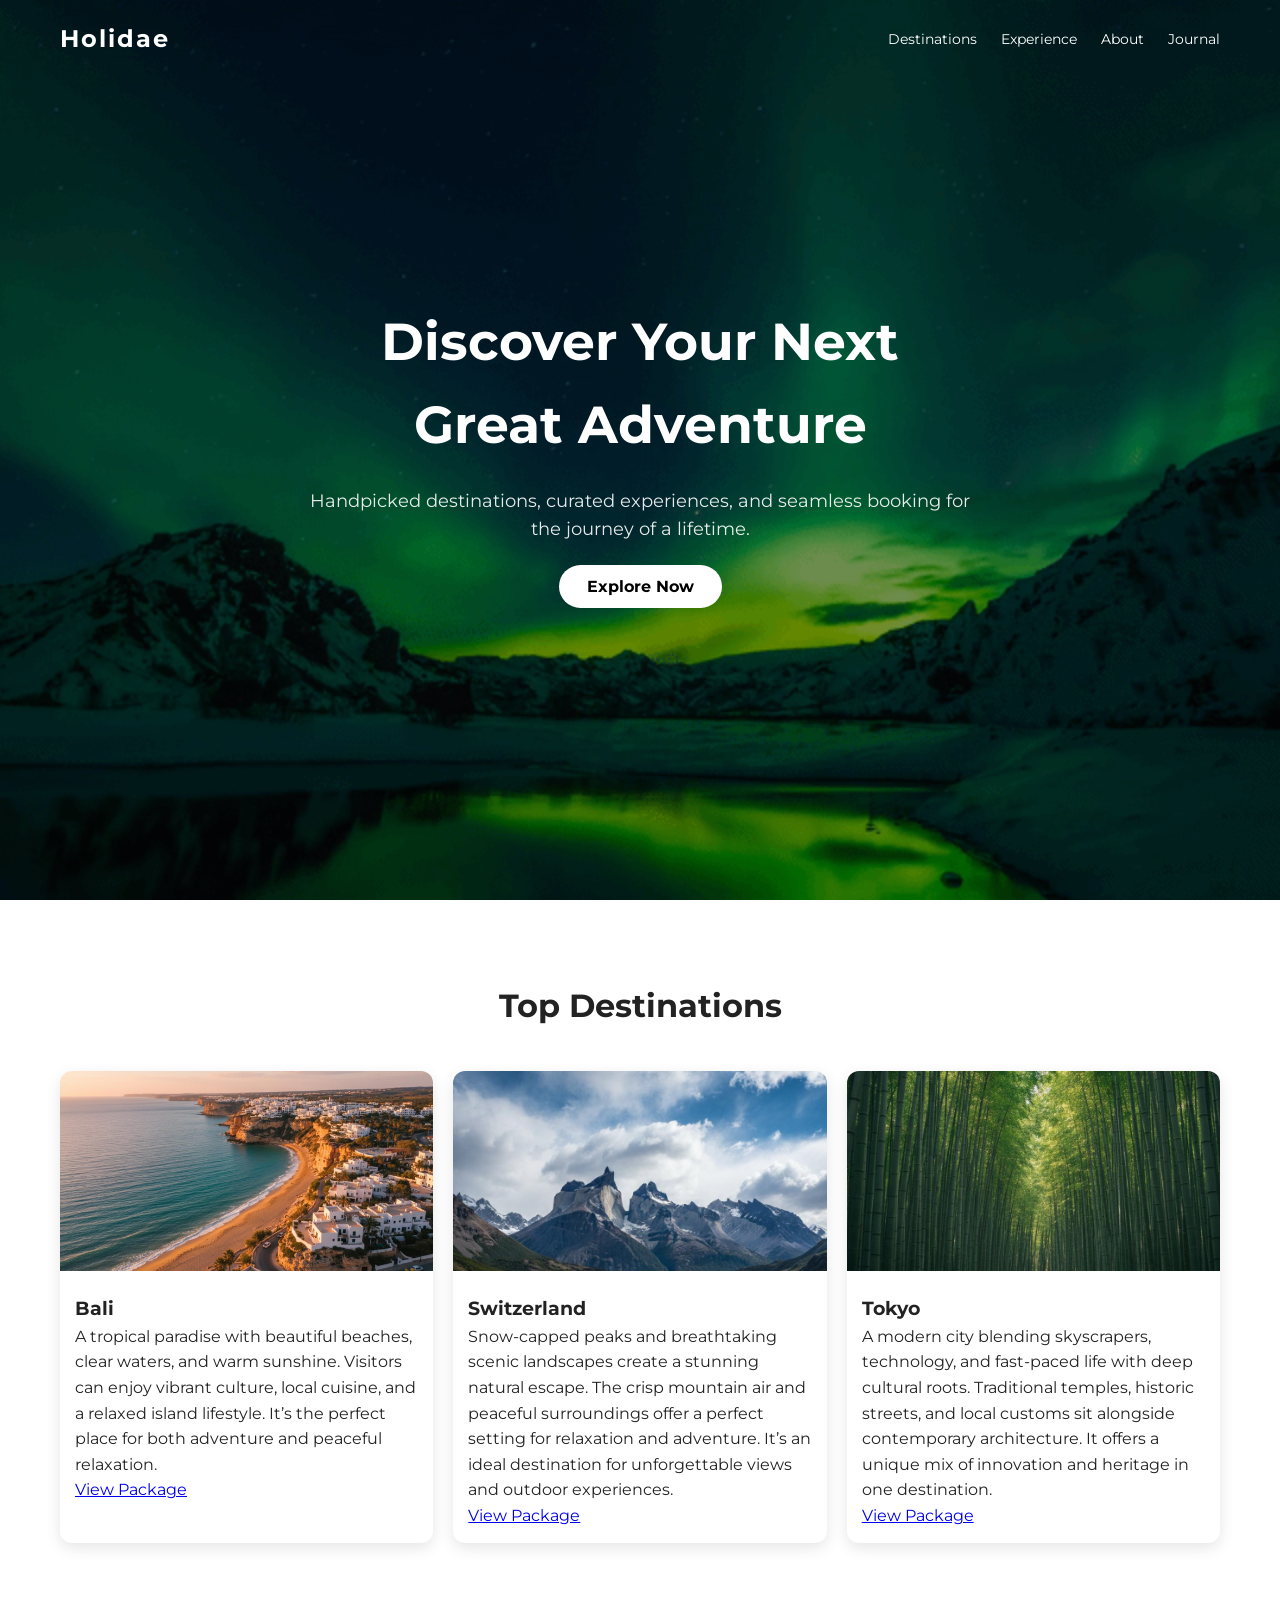
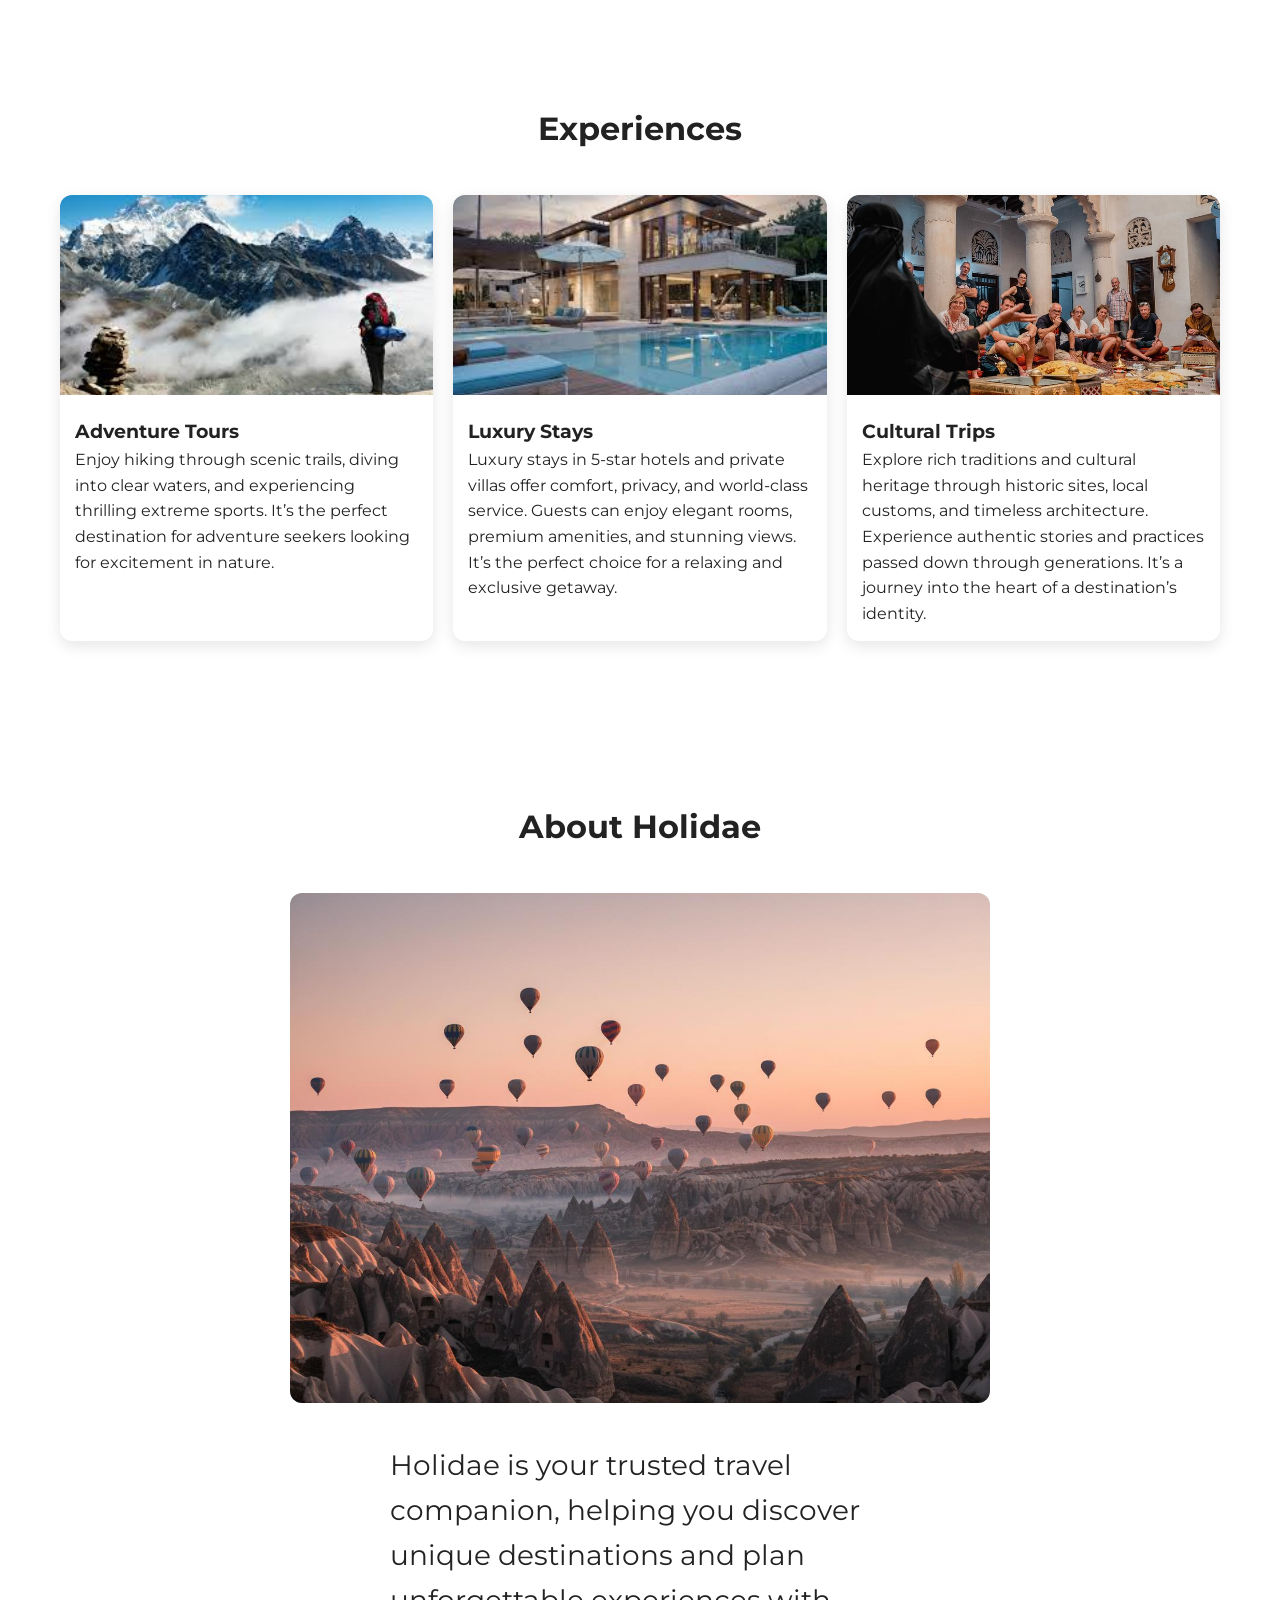
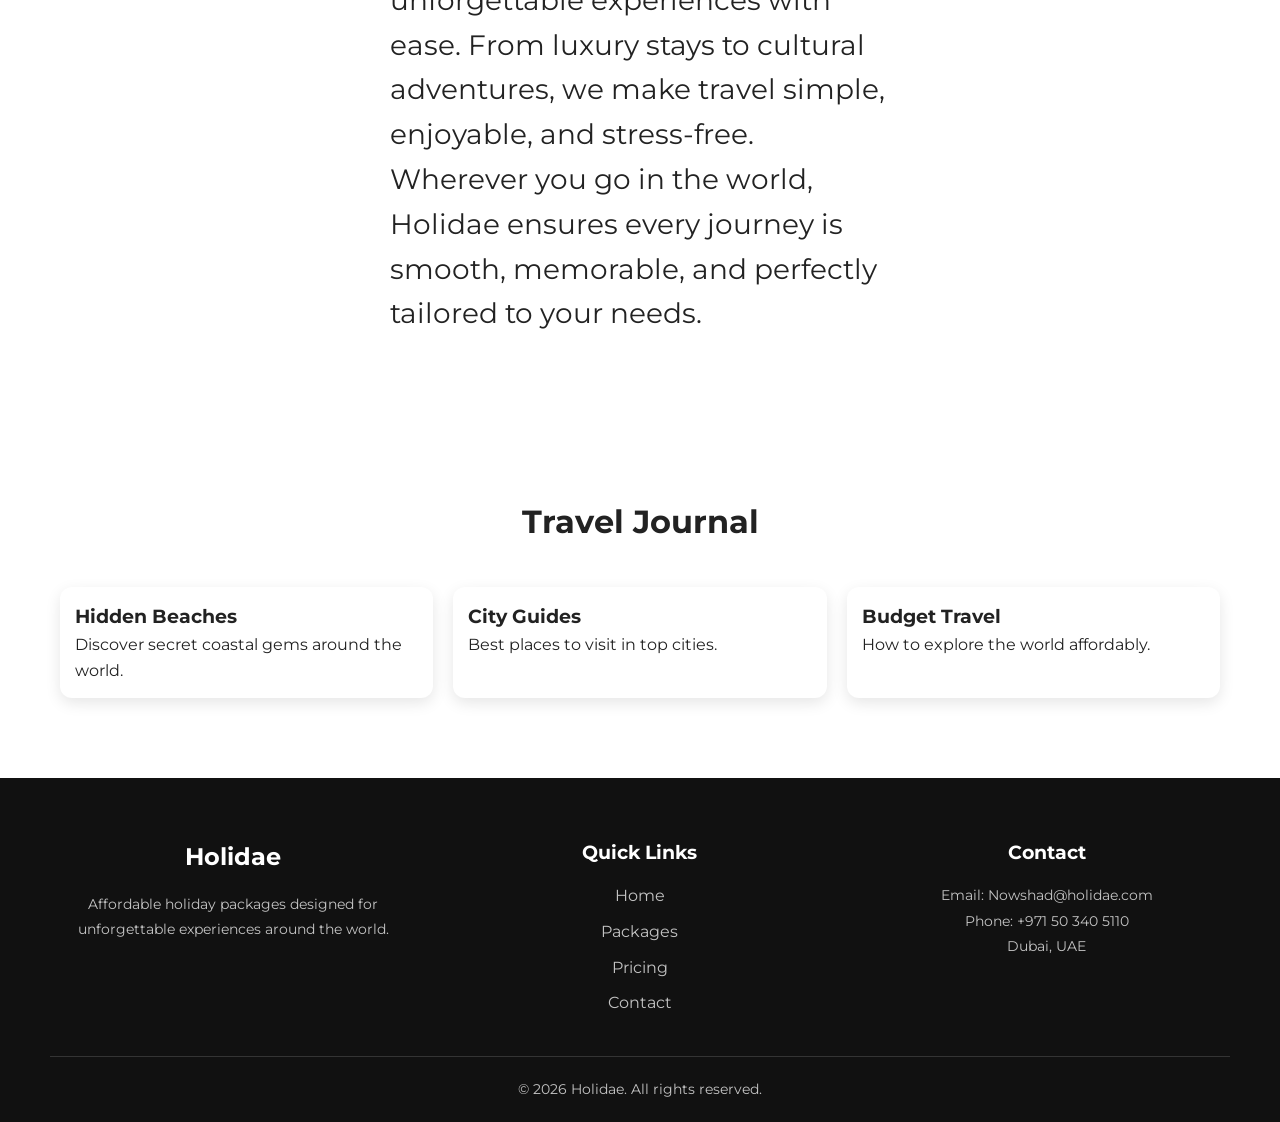
<file: index.html>
<!DOCTYPE html>
<html lang="en">
<head>
    <meta charset="UTF-8">
    <meta name="viewport" content="width=device-width, initial-scale=1.0">
    <title>Holidae - Travel Landing Page</title>
    
    <!-- Main stylesheet for the whole site -->
    <link rel="stylesheet" href="website.css">
     <!-- JS for any interactive stuff -->
    <script src="website.js"></script>
</head>
<body>

    <!-- Top navigation bar with logo and page links -->
    <div class="navbar">
        <h1>Holidae</h1>
        <div class="nav-links">
            <a href="#destinations">Destinations</a>
            <a href="#experience">Experience</a>
            <a href="#about">About</a>
            <a href="#journal">Journal</a>
        </div>
    </div>
    <!-- Hero section — the big banner users see first when they land on the page -->
    <div class="hero">
        <div class="hero-content">
            <h2>Discover Your Next Great Adventure</h2>
            <p>Handpicked destinations, curated experiences, and seamless booking for the journey of a lifetime.</p>
            <!-- CTA button scrolls down to the destinations section -->
            <a href="#destinations" class="btn">Explore Now</a>
        </div>
    </div>

   <!-- Destinations section — shows 3 featured travel spots with images and links -->
    <section id="destinations">
        <h2 class="section-title">Top Destinations</h2>
        <div class="grid">
            <!-- Card 1: Bali -->
            <div class="card">
                <img src="img-hero-1.jpg" alt="Bali">
                <div class="card-content">
                    <h3>Bali</h3>
                    <p>A tropical paradise with beautiful beaches, clear waters, and warm sunshine. Visitors can enjoy vibrant culture, local cuisine, and a relaxed island lifestyle. It’s the perfect place for both adventure and peaceful relaxation.
</p>
                    <a href="packages.html">View Package</a>
                </div>
            </div>
            <!-- Card 2: Switzerland -->
            <div class="card">
                <img src="img-dest-patagonia.jpg" alt="Switzerland">
                <div class="card-content">
                    <h3>Switzerland</h3>
                    <p>Snow-capped peaks and breathtaking scenic landscapes create a stunning natural escape. The crisp mountain air and peaceful surroundings offer a perfect setting for relaxation and adventure. It’s an ideal destination for unforgettable views and outdoor experiences.
</p>
                    <a href="packages1.html">View Package</a>
                </div>
            </div>
            <!-- Card 3: Tokyo -->
            <div class="card">
                <img src="img-dest-kyoto.jpg" alt="Tokyo">
                <div class="card-content">
                    <h3>Tokyo</h3>
                    <p>A modern city blending skyscrapers, technology, and fast-paced life with deep cultural roots. Traditional temples, historic streets, and local customs sit alongside contemporary architecture. It offers a unique mix of innovation and heritage in one destination.</p>
                    <a href="Packages2.html">View Package</a>
                </div>
            </div>
        </div>
    </section>
<!-- Experiences section — highlights the types of trips we offer -->
<section id="experience">
        <h2 class="section-title">Experiences</h2>
        <div class="grid">
            <div class="card">
                 <img src="download (1).jpg" alt="Experiences">
                <div class="card-content">
                    <h3>Adventure Tours</h3>
                    <p>Enjoy hiking through scenic trails, diving into clear waters, and experiencing thrilling extreme sports. It’s the perfect destination for adventure seekers looking for excitement in nature.
</p>
                </div>
            </div>

            <div class="card">
                <img src="download (3).jpg" alt="Experiences">
                <div class="card-content">
                    <h3>Luxury Stays</h3>
                    <p>Luxury stays in 5-star hotels and private villas offer comfort, privacy, and world-class service. Guests can enjoy elegant rooms, premium amenities, and stunning views. It’s the perfect choice for a relaxing and exclusive getaway.</p>
                </div>
            </div>
            <!-- just text cards for each experience type -->
            <div class="card">
                <img src="23.jpg" alt="Experiences">
                <div class="card-content">
                    <h3>Cultural Trips</h3>
                    <p>Explore rich traditions and cultural heritage through historic sites, local customs, and timeless architecture. Experience authentic stories and practices passed down through generations. It’s a journey into the heart of a destination’s identity.</p>
                </div>
            </div>
        </div>
    </section>

    <!-- About section — brief intro to what Holidae is all about -->
    <section id="about">
        <h2 class="section-title">About Holidae</h2>
        <div class="about">
            <!-- Image sits next to the description text -->
            <img src="img-exp-1.jpg" alt="About travel">
            <p>
                Holidae is your trusted travel companion, helping you discover unique destinations and plan unforgettable experiences with ease. From luxury stays to cultural adventures, we make travel simple, enjoyable, and stress-free. Wherever you go in the world, Holidae ensures every journey is smooth, memorable, and perfectly tailored to your needs.

            </p>
        </div>
    </section>

    <!-- Journal section — travel blog previews,-->
    <section id="journal">
        <h2 class="section-title">Travel Journal</h2>
        <div class="grid">
            <div class="card">
                <div class="card-content">
                    <h3>Hidden Beaches</h3>
                    <p>Discover secret coastal gems around the world.</p>
                </div>
            </div>

            <div class="card">
                <div class="card-content">
                    <h3>City Guides</h3>
                    <p>Best places to visit in top cities.</p>
                </div>
            </div>

            <div class="card">
                <div class="card-content">
                    <h3>Budget Travel</h3>
                    <p>How to explore the world affordably.</p>
                </div>
            </div>
        </div>
    </section>


<footer class="footer">

    <div class="footer-container">

        <!-- BRAND -->
        <div class="footer-brand">
            <h2>Holidae</h2>
            <p>
                Affordable holiday packages designed for unforgettable experiences around the world.
            </p>
        </div>

        <!-- QUICK LINKS -->
        <div class="footer-links">
            <h3>Quick Links</h3>

            <a href="#home">Home</a>
            <a href="#destinations">Packages</a>
            <a href="#pricing">Pricing</a>
            <a href="#contact">Contact</a>
        </div>

        <!-- CONTACT -->
        <div class="footer-contact">
            <h3>Contact</h3>

            <p>Email: Nowshad@holidae.com</p>
            <p>Phone: +971 50 340 5110</p>
            <p>Dubai, UAE</p>
        </div>

    </div>

    <!-- COPYRIGHT -->
    <div class="footer-bottom">
        <p>© 2026 Holidae. All rights reserved.</p>
    </div>

</footer>

</body>
</html>
</file>
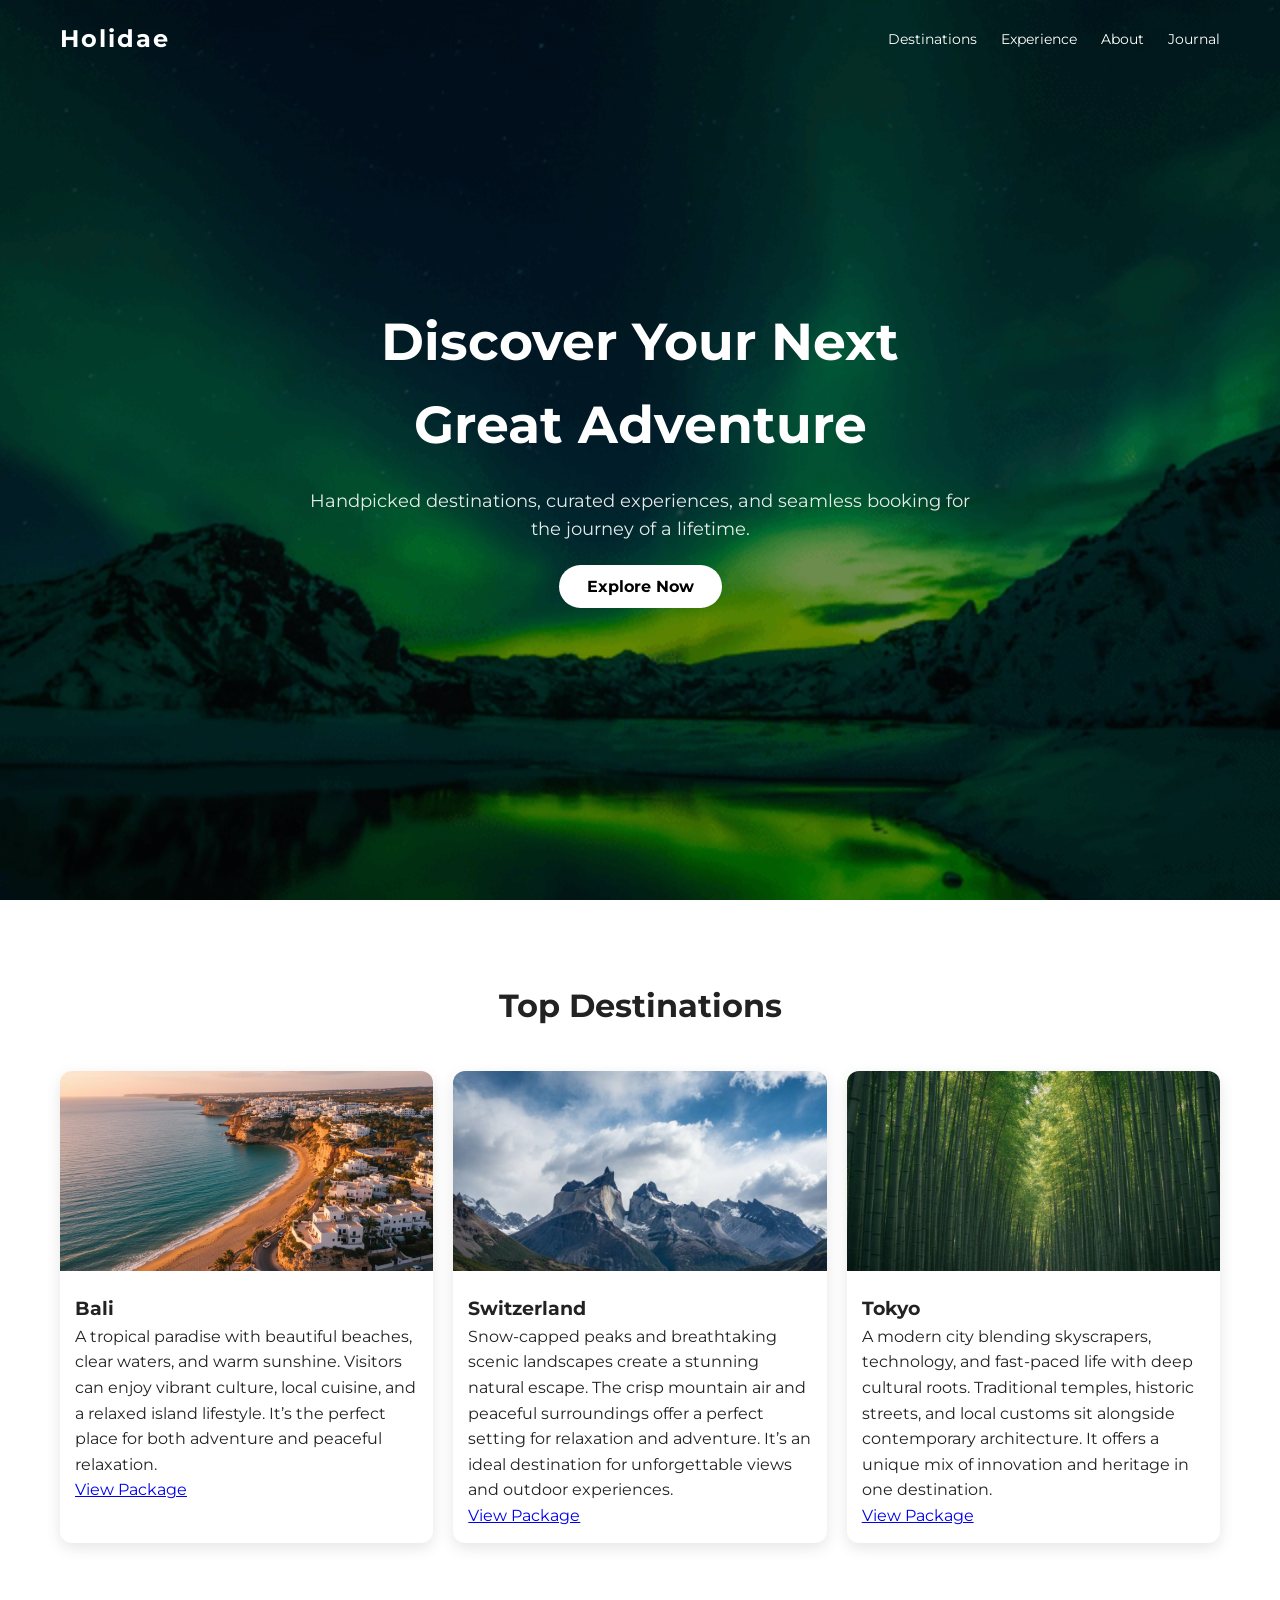
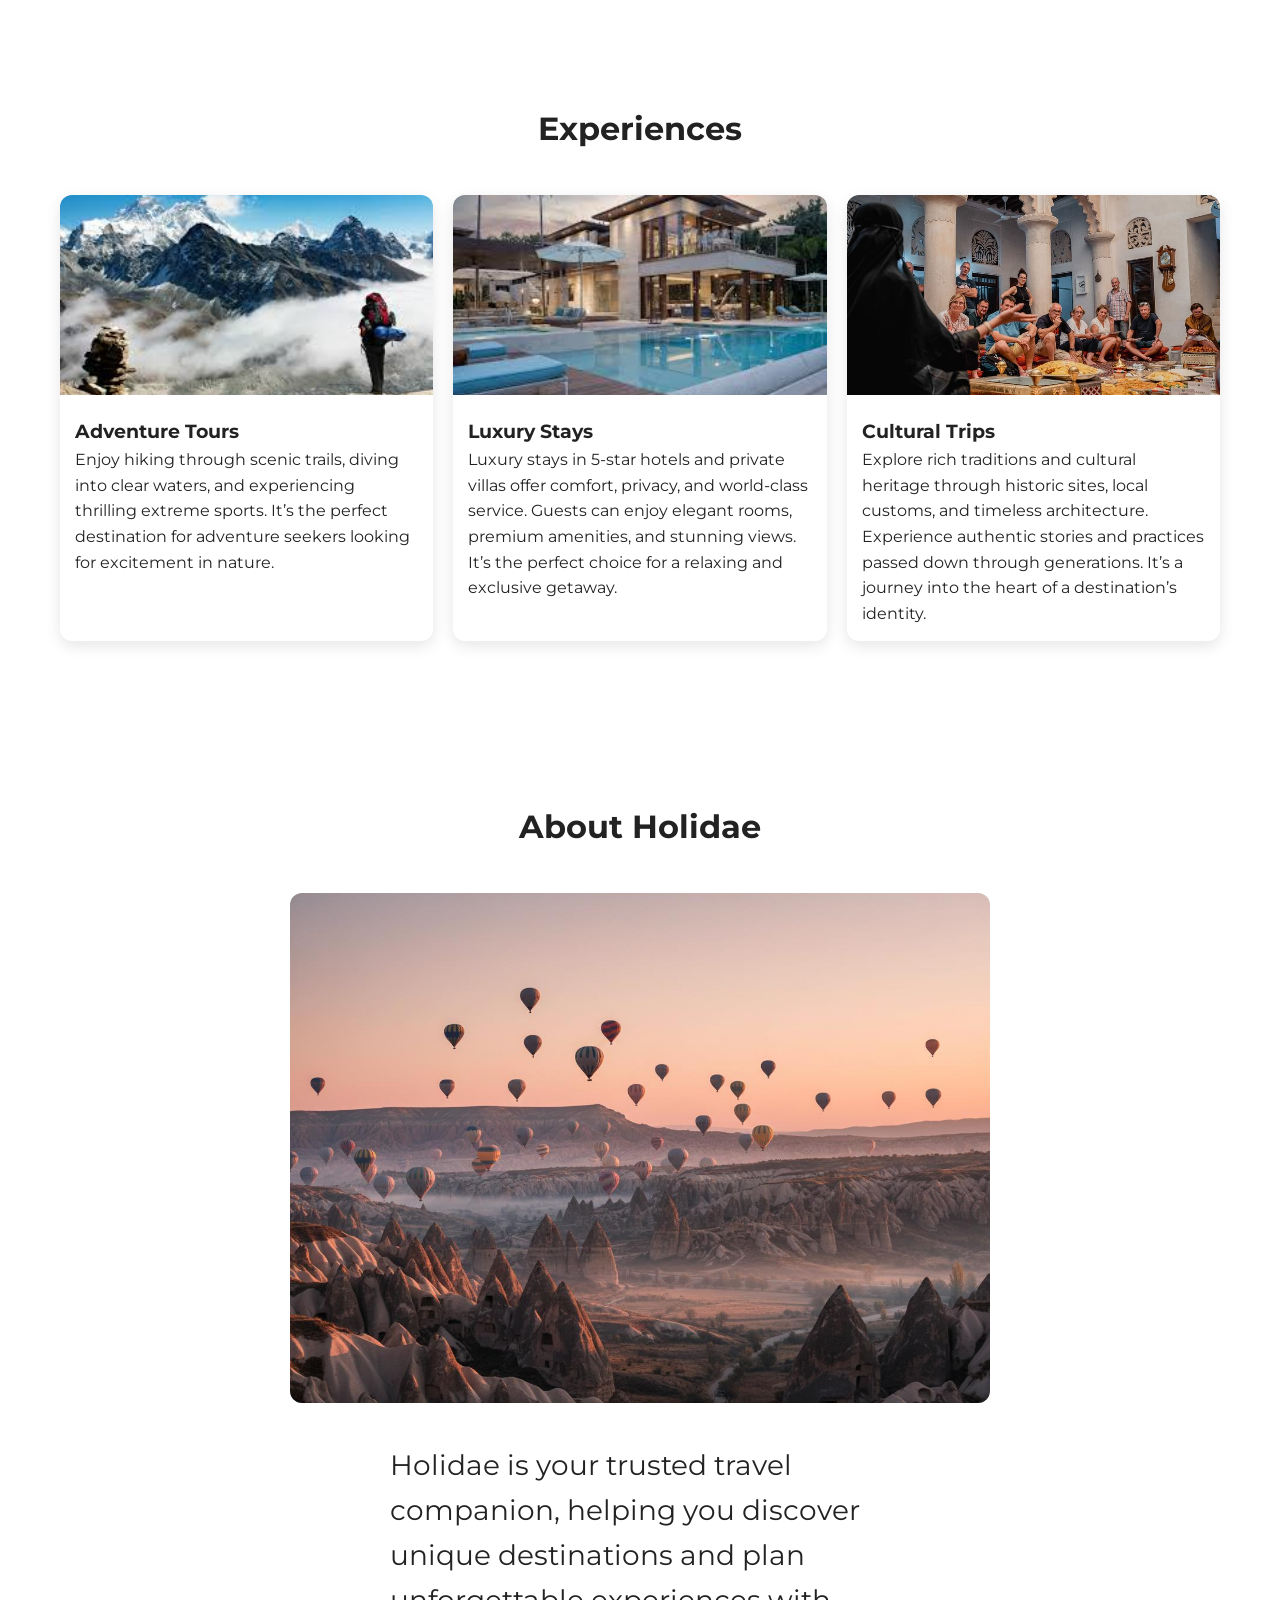
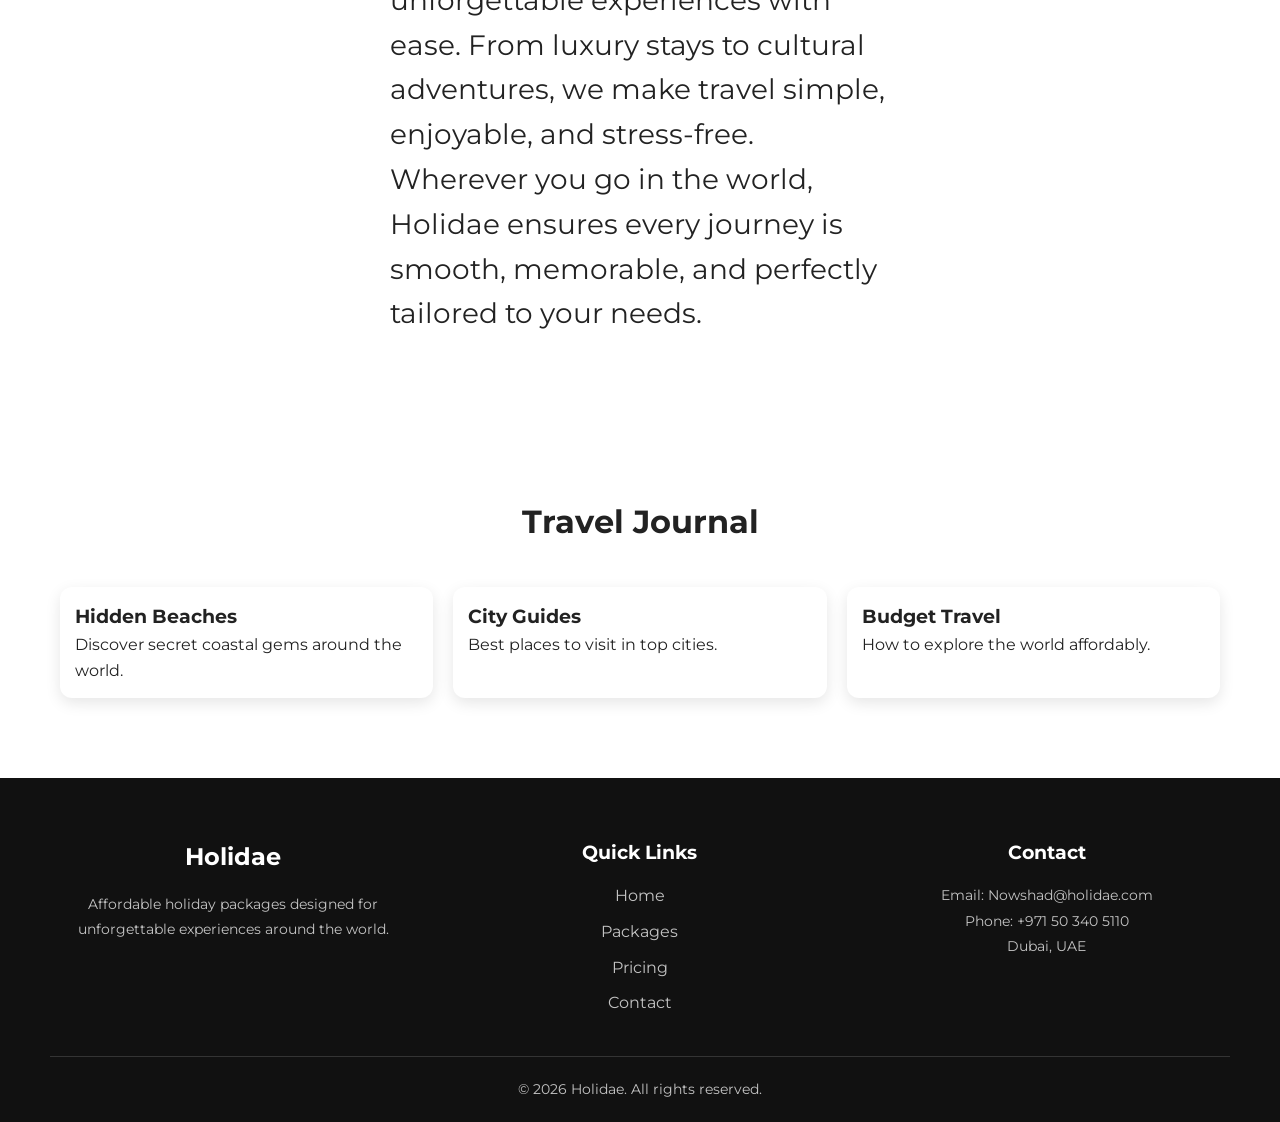
<file: Nowshu.io.html>
<!DOCTYPE html>
<html lang="en">
<head>
    <meta charset="UTF-8">
    <meta name="viewport" content="width=device-width, initial-scale=1.0">
    <title>Holidae - Travel Landing Page</title>
    
    <!-- Main stylesheet for the whole site -->
    <link rel="stylesheet" href="website.css">
     <!-- JS for any interactive stuff -->
    <script src="website.js"></script>
</head>
<body>

    <!-- Top navigation bar with logo and page links -->
    <div class="navbar">
        <h1>Holidae</h1>
        <div class="nav-links">
            <a href="#destinations">Destinations</a>
            <a href="#experience">Experience</a>
            <a href="#about">About</a>
            <a href="#journal">Journal</a>
        </div>
    </div>
    <!-- Hero section — the big banner users see first when they land on the page -->
    <div class="hero">
        <div class="hero-content">
            <h2>Discover Your Next Great Adventure</h2>
            <p>Handpicked destinations, curated experiences, and seamless booking for the journey of a lifetime.</p>
            <!-- CTA button scrolls down to the destinations section -->
            <a href="#destinations" class="btn">Explore Now</a>
        </div>
    </div>

   <!-- Destinations section — shows 3 featured travel spots with images and links -->
    <section id="destinations">
        <h2 class="section-title">Top Destinations</h2>
        <div class="grid">
            <!-- Card 1: Bali -->
            <div class="card">
                <img src="img-hero-1.jpg" alt="Bali">
                <div class="card-content">
                    <h3>Bali</h3>
                    <p>A tropical paradise with beautiful beaches, clear waters, and warm sunshine. Visitors can enjoy vibrant culture, local cuisine, and a relaxed island lifestyle. It’s the perfect place for both adventure and peaceful relaxation.
</p>
                    <a href="Packages.html">View Package</a>
                </div>
            </div>
            <!-- Card 2: Switzerland -->
            <div class="card">
                <img src="img-dest-patagonia.jpg" alt="Switzerland">
                <div class="card-content">
                    <h3>Switzerland</h3>
                    <p>Snow-capped peaks and breathtaking scenic landscapes create a stunning natural escape. The crisp mountain air and peaceful surroundings offer a perfect setting for relaxation and adventure. It’s an ideal destination for unforgettable views and outdoor experiences.
</p>
                    <a href="packages1.html">View Package</a>
                </div>
            </div>
            <!-- Card 3: Tokyo -->
            <div class="card">
                <img src="img-dest-kyoto.jpg" alt="Tokyo">
                <div class="card-content">
                    <h3>Tokyo</h3>
                    <p>A modern city blending skyscrapers, technology, and fast-paced life with deep cultural roots. Traditional temples, historic streets, and local customs sit alongside contemporary architecture. It offers a unique mix of innovation and heritage in one destination.</p>
                    <a href="Packages2.html">View Package</a>
                </div>
            </div>
        </div>
    </section>
<!-- Experiences section — highlights the types of trips we offer -->
<section id="experience">
        <h2 class="section-title">Experiences</h2>
        <div class="grid">
            <div class="card">
                 <img src="download (1).jpg" alt="Experiences">
                <div class="card-content">
                    <h3>Adventure Tours</h3>
                    <p>Enjoy hiking through scenic trails, diving into clear waters, and experiencing thrilling extreme sports. It’s the perfect destination for adventure seekers looking for excitement in nature.
</p>
                </div>
            </div>

            <div class="card">
                <img src="download (3).jpg" alt="Experiences">
                <div class="card-content">
                    <h3>Luxury Stays</h3>
                    <p>Luxury stays in 5-star hotels and private villas offer comfort, privacy, and world-class service. Guests can enjoy elegant rooms, premium amenities, and stunning views. It’s the perfect choice for a relaxing and exclusive getaway.</p>
                </div>
            </div>
            <!-- just text cards for each experience type -->
            <div class="card">
                <img src="23.jpg" alt="Experiences">
                <div class="card-content">
                    <h3>Cultural Trips</h3>
                    <p>Explore rich traditions and cultural heritage through historic sites, local customs, and timeless architecture. Experience authentic stories and practices passed down through generations. It’s a journey into the heart of a destination’s identity.</p>
                </div>
            </div>
        </div>
    </section>

    <!-- About section — brief intro to what Holidae is all about -->
    <section id="about">
        <h2 class="section-title">About Holidae</h2>
        <div class="about">
            <!-- Image sits next to the description text -->
            <img src="img-exp-1.jpg" alt="About travel">
            <p>
                Holidae is your trusted travel companion, helping you discover unique destinations and plan unforgettable experiences with ease. From luxury stays to cultural adventures, we make travel simple, enjoyable, and stress-free. Wherever you go in the world, Holidae ensures every journey is smooth, memorable, and perfectly tailored to your needs.

            </p>
        </div>
    </section>

    <!-- Journal section — travel blog previews,-->
    <section id="journal">
        <h2 class="section-title">Travel Journal</h2>
        <div class="grid">
            <div class="card">
                <div class="card-content">
                    <h3>Hidden Beaches</h3>
                    <p>Discover secret coastal gems around the world.</p>
                </div>
            </div>

            <div class="card">
                <div class="card-content">
                    <h3>City Guides</h3>
                    <p>Best places to visit in top cities.</p>
                </div>
            </div>

            <div class="card">
                <div class="card-content">
                    <h3>Budget Travel</h3>
                    <p>How to explore the world affordably.</p>
                </div>
            </div>
        </div>
    </section>


<footer class="footer">

    <div class="footer-container">

        <!-- BRAND -->
        <div class="footer-brand">
            <h2>Holidae</h2>
            <p>
                Affordable holiday packages designed for unforgettable experiences around the world.
            </p>
        </div>

        <!-- QUICK LINKS -->
        <div class="footer-links">
            <h3>Quick Links</h3>

            <a href="#home">Home</a>
            <a href="#destinations">Packages</a>
            <a href="#pricing">Pricing</a>
            <a href="#contact">Contact</a>
        </div>

        <!-- CONTACT -->
        <div class="footer-contact">
            <h3>Contact</h3>

            <p>Email: Nowshad@holidae.com</p>
            <p>Phone: +971 50 340 5110</p>
            <p>Dubai, UAE</p>
        </div>

    </div>

    <!-- COPYRIGHT -->
    <div class="footer-bottom">
        <p>© 2026 Holidae. All rights reserved.</p>
    </div>

</footer>

</body>
</html>
</file>
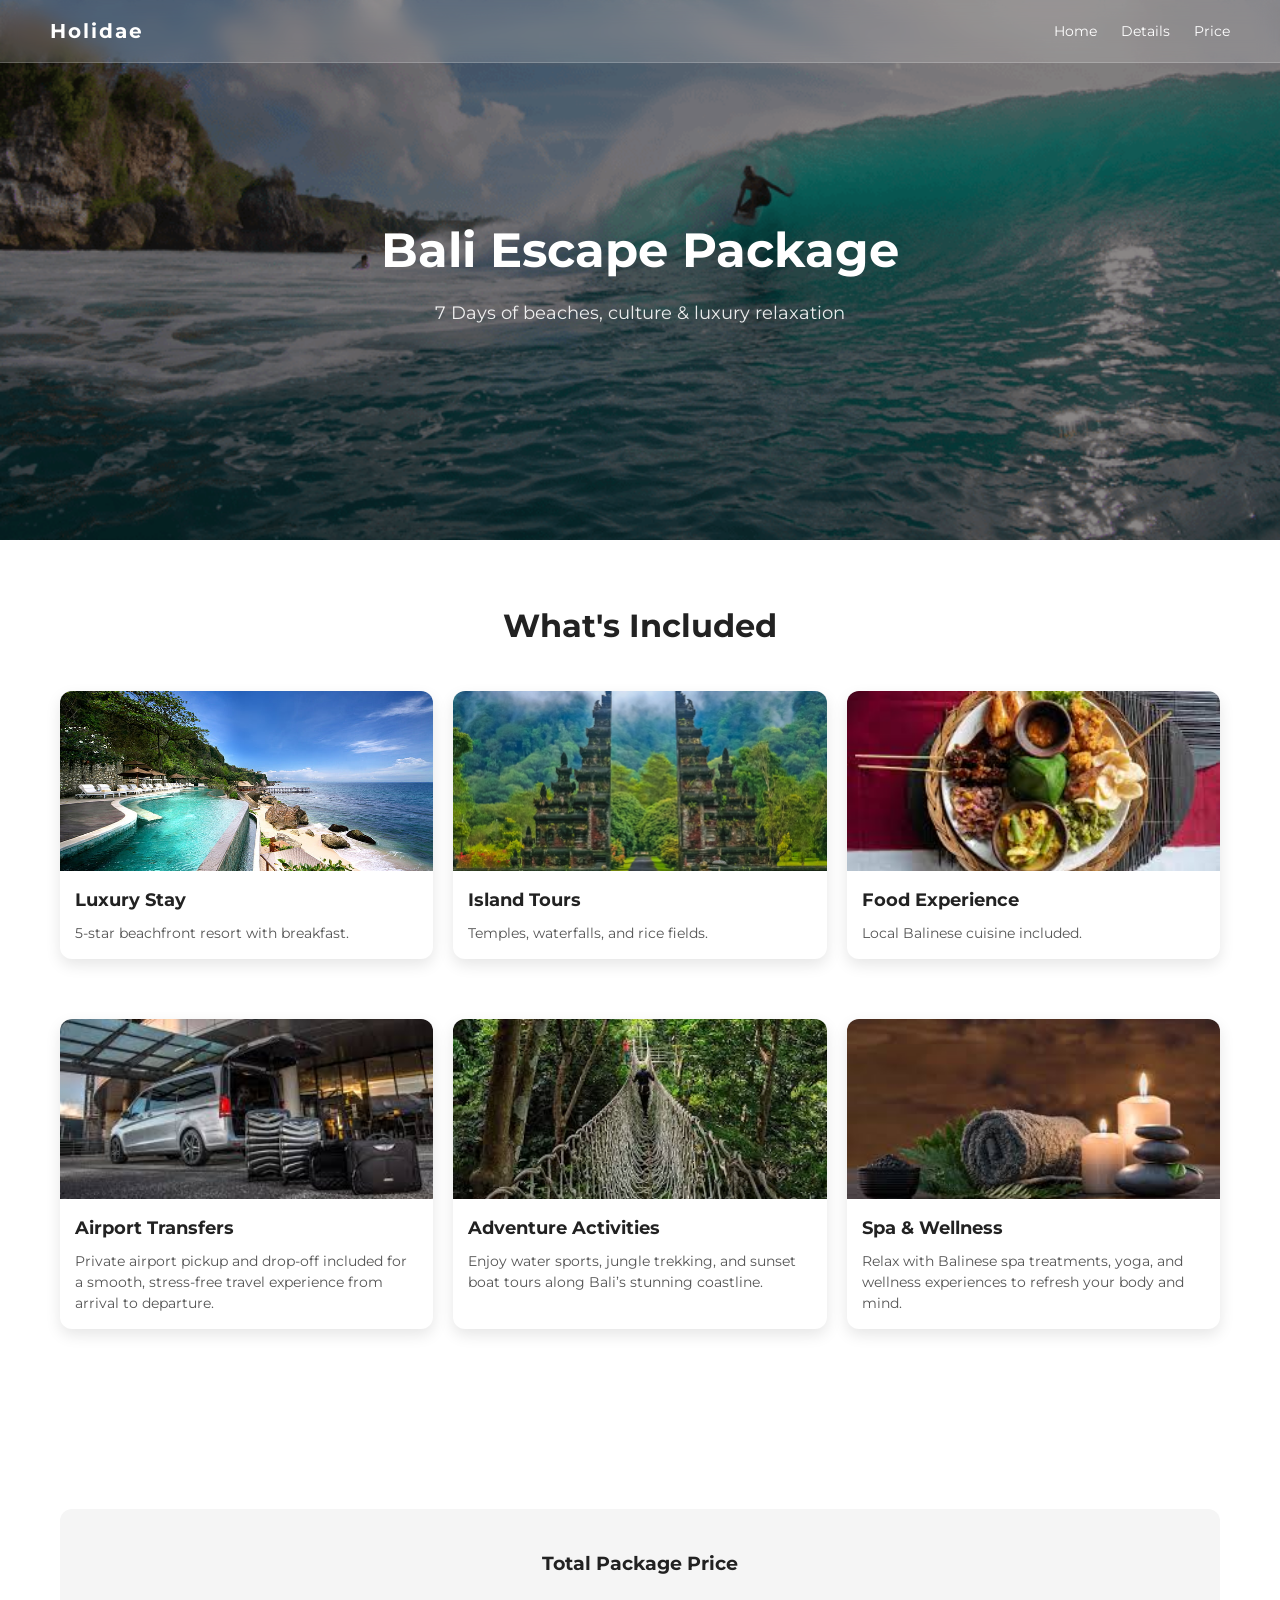
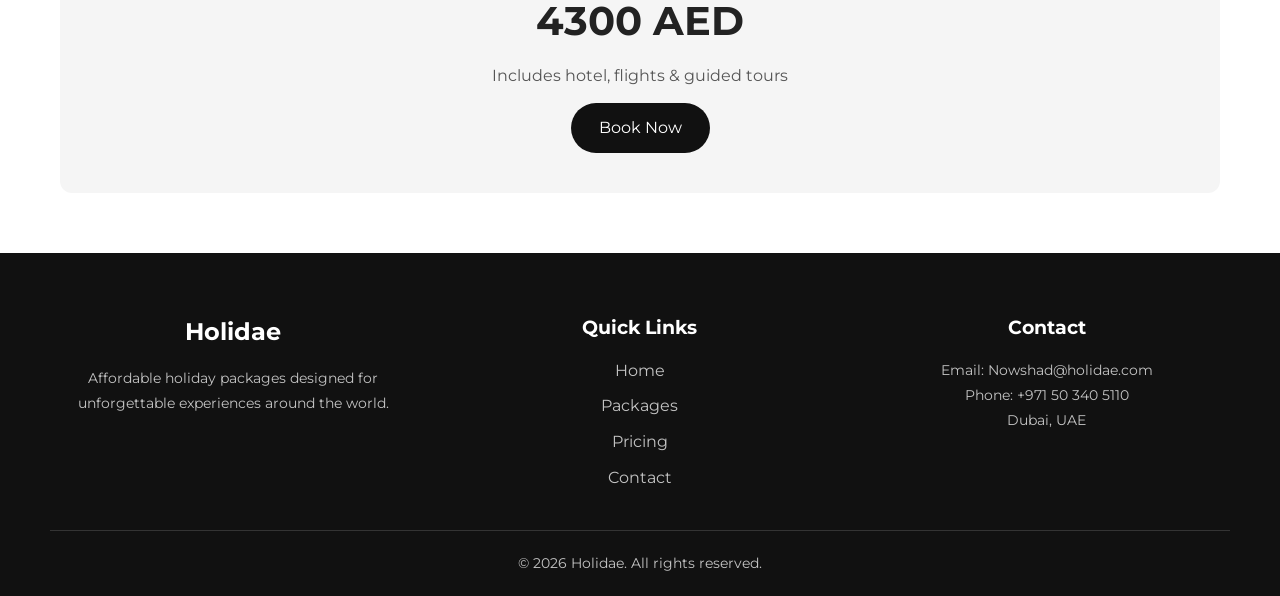
<file: packages.html>
<!DOCTYPE html>
<html lang="en">
<head>
    <meta charset="UTF-8">
    <meta name="viewport" content="width=device-width, initial-scale=1.0">
    <title>Holidae - Holiday Package</title>
    <!-- Styles specific to this packages page -->
    <link rel="stylesheet" href="packages.css">
    <!-- JS for any interactivity on this page -->
    <script src="packages.js"></script>
</head>
<body>

    <!-- Navbar — same as the homepage, links back home and to sections below -->
    <div class="navbar">
        <h2>Holidae</h2>
        <div>
            <a href="index.html">Home</a>
            <a href="#details">Details</a>
            <a href="#price">Price</a>
        </div>
    </div>

   <!-- Hero banner — introduces this specific package at a glance -->
    <div class="hero">
        <div class="hero-content">
            <h1>Bali Escape Package</h1>
            <p>7 Days of beaches, culture & luxury relaxation</p>
        </div>
    </div>

 <!-- Details section — breaks down exactly what's included in the package -->
<section id="details">
    <h2 class="title">What's Included</h2>

    <!-- TOP ROW -->
    <div class="grid">
        <div class="card">
            <img src="travel-jimbaran-bali-resort-wallpaper-preview (1).jpg" alt="Hotel">
            <div class="card-content">
                <h3>Luxury Stay</h3>
                <p>5-star beachfront resort with breakfast.</p>
            </div>
        </div>

        <div class="card">
            <img src="Bali-8-days-package.jpg" alt="Tour">
            <div class="card-content">
                <h3>Island Tours</h3>
                <p>Temples, waterfalls, and rice fields.</p>
            </div>
        </div>

        <div class="card">
            <img src="download (2).jpg" alt="Food">
            <div class="card-content">
                <h3>Food Experience</h3>
                <p>Local Balinese cuisine included.</p>
            </div>
        </div>
    </div>

    <!-- BOTTOM ROW -->
    <div class="grid">
        <div class="card">
            <img src="download (4).jpg" alt="Transport">
            <div class="card-content">
                <h3>Airport Transfers</h3>
                <p>Private airport pickup and drop-off included for a smooth, stress-free travel experience from arrival to departure.
</p>
            </div>
        </div>

        <div class="card">
            <img src="download (5).jpg" alt="Adventure">
            <div class="card-content">
                <h3>Adventure Activities</h3>
                <p>Enjoy water sports, jungle trekking, and sunset boat tours along Bali’s stunning coastline.</p>
            </div>
        </div>

        <div class="card">
            <img src="download (6).jpg" alt="Spa">
            <div class="card-content">
                <h3>Spa & Wellness</h3>
                <p>Relax with Balinese spa treatments, yoga, and wellness experiences to refresh your body and mind.</p>
            </div>
        </div>
    </div>
</section>

<!-- Price section — shows the total cost and the booking CTA -->
    <section id="price">
        <div class="price">
            <h3>Total Package Price</h3>
            <h2>4300 AED</h2>
            <p>Includes hotel, flights & guided tours</p>
            <!-- Book Now button — href="#" is a placeholder, link the real booking page here -->
            <a href="#" class="btn">Book Now</a>
        </div>
    </section>

<!-- Footer — same as the homepage -->
<footer class="footer">

    <div class="footer-container">

        <!-- BRAND -->
        <div class="footer-brand">
            <h2>Holidae</h2>
            <p>
                Affordable holiday packages designed for unforgettable experiences around the world.
            </p>
        </div>

        <!-- QUICK LINKS -->
        <div class="footer-links">
            <h3>Quick Links</h3>

            <a href="index.html">Home</a>
            <a href="#details">Packages</a>
            <a href="#price">Pricing</a>
            <a href="#contact">Contact</a>
        </div>

        <!-- CONTACT -->
        <div class="footer-contact">
            <h3>Contact</h3>

            <p>Email: Nowshad@holidae.com</p>
            <p>Phone: +971 50 340 5110</p>
            <p>Dubai, UAE</p>
        </div>

    </div>

    <!-- COPYRIGHT -->
    <div class="footer-bottom">
        <p>© 2026 Holidae. All rights reserved.</p>
    </div>

</footer>

</body>
</html>
</file>
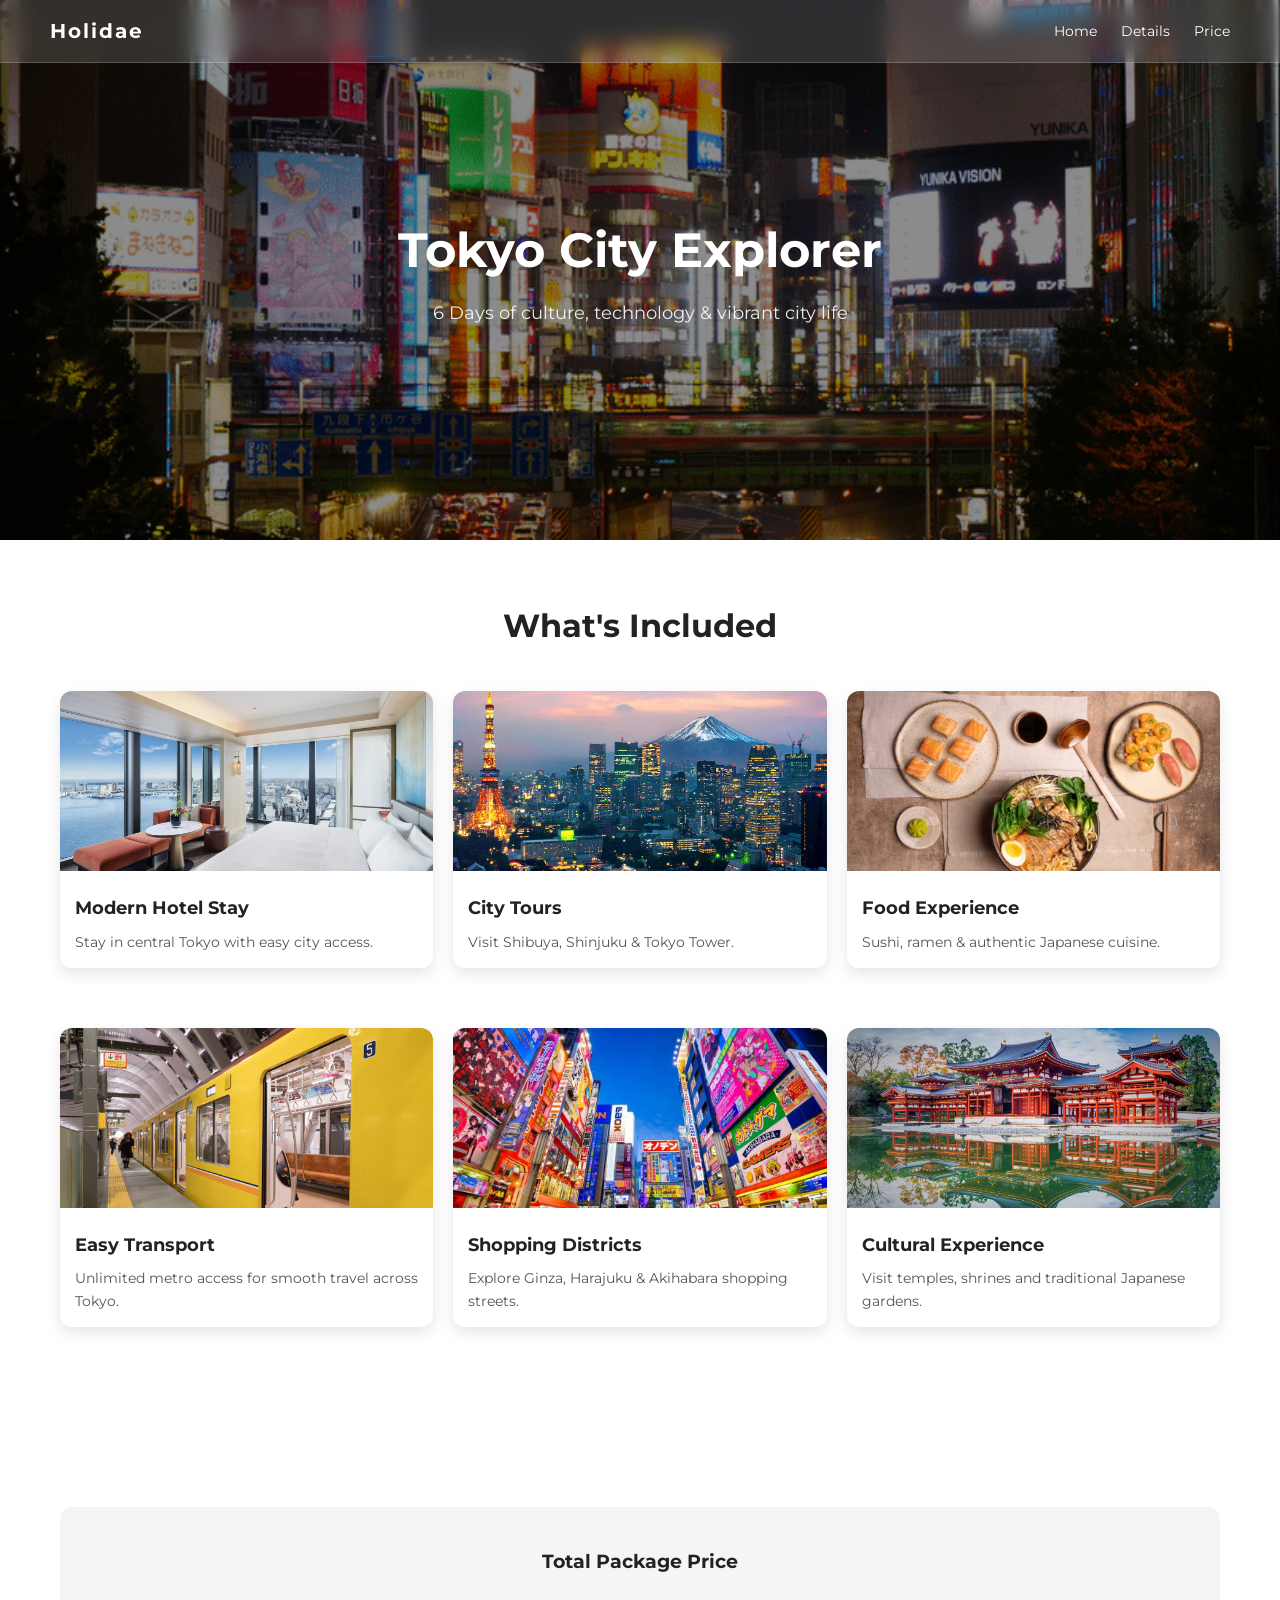
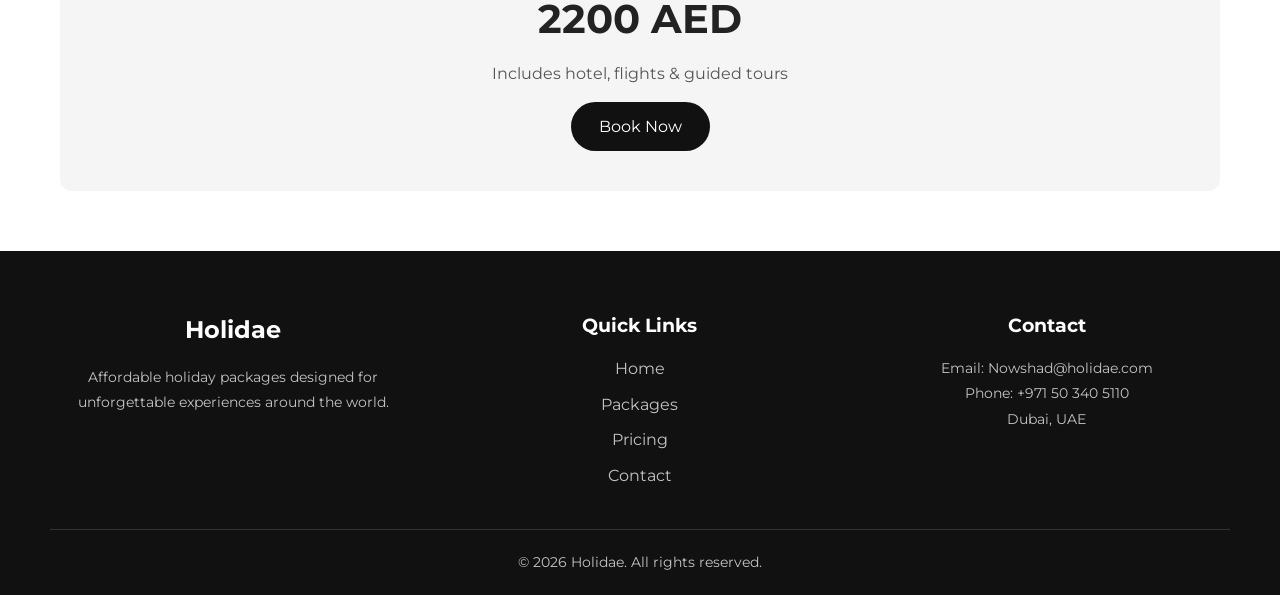
<file: Packages2.html>
<!DOCTYPE html>
<html lang="en">
<head>
    <meta charset="UTF-8">
    <meta name="viewport" content="width=device-width, initial-scale=1.0">
    <title>Holidae - Holiday Package</title>
    <!-- Styles specific to this packages page -->
    <link rel="stylesheet" href="packages2.css">
    <!-- JS for any interactivity on this page -->
    <script src="packages2.js"></script>
    </head>
<body>

   <!-- Navbar — same as the homepage, links back home and to sections below -->
    <div class="navbar">
        <h2>Holidae</h2>
        <div>
            <a href="index.html">Home</a>
            <a href="#details">Details</a>
            <a href="#price">Price</a>
        </div>
    </div>

    <!-- Hero banner — introduces this specific package at a glance -->
    <div class="hero">
        <div class="hero-content">
            <h1>Tokyo City Explorer</h1>
            <p>6 Days of culture, technology & vibrant city life</p>
        </div>
    </div>

    <!-- Details section — breaks down exactly what's included in the package -->
    <section id="details">
        <h2 class="title">What's Included</h2>
        <div class="grid">
<!-- Card 1: Accommodation -->
            <div class="card">
                <img src="Fairmont-Tokyo-FAIRMONT-GOLD-SUITE-King-Bay-View-Bedroom.webp" alt="Hotel">
                <div class="card-content">
                    <h3>Modern Hotel Stay</h3>
                    <p>Stay in central Tokyo with easy city access.</p>
                </div>
            </div>
<!-- Card 2: Activities -->
            <div class="card">
                <img src="Tokyo-GettyImages-1131743616-1000x3000.jpg" alt="Tour">
                <div class="card-content">
                    <h3>City Tours</h3>
                    <p>Visit Shibuya, Shinjuku & Tokyo Tower.</p>
                </div>
            </div>
<!-- Card 3: Dining -->
            <div class="card">
                <img src="SushiArt-1024x684.jpg" alt="Food">
                <div class="card-content">
                    <h3>Food Experience</h3>
                    <p>Sushi, ramen & authentic Japanese cuisine.</p>
                </div>
            </div>

        </div>
         <div class="grid">
        <div class="card">
            <img src="AdobeStock_321370329_Editorial_Use_Only-2.jpeg" alt="Transport">
            <div class="card-content">
                <h3>Easy Transport</h3>
                <p>Unlimited metro access for smooth travel across Tokyo.</p>
            </div>
        </div>

        <div class="card">
            <img src="akihabara-iStock-484915982-1024x683.jpg" alt="Adventure">
            <div class="card-content">
                <h3>Shopping Districts</h3>
                <p>Explore Ginza, Harajuku & Akihabara shopping streets.</p>
            </div>
        </div>

        <div class="card">
            <img src="4f0ba635d95dd48986e1b0103e046668.jpg" alt="Spa">
            <div class="card-content">
                <h3>Cultural Experience</h3>
                <p>Visit temples, shrines and traditional Japanese gardens.</p>
            </div>
        </div>
    </div>
</section>
        </div>
    </section>

    <!-- Price section — shows the total cost and the booking CTA -->
    <section id="price">
        <div class="price">
            <h3>Total Package Price</h3>
            <h2>2200 AED</h2>
            <p>Includes hotel, flights & guided tours</p>
            <!-- Book Now button — href="#" is a placeholder, link the real booking page here -->
            <a href="#" class="btn">Book Now</a>
        </div>
    </section>
<!-- Footer — same as the homepage -->
<footer class="footer">

    <div class="footer-container">

        <!-- BRAND -->
        <div class="footer-brand">
            <h2>Holidae</h2>
            <p>
                Affordable holiday packages designed for unforgettable experiences around the world.
            </p>
        </div>

        <!-- QUICK LINKS -->
        <div class="footer-links">
            <h3>Quick Links</h3>

            <a href="index.html">Home</a>
            <a href="#details">Packages</a>
            <a href="#price">Pricing</a>
            <a href="#contact">Contact</a>
        </div>

        <!-- CONTACT -->
        <div class="footer-contact">
            <h3>Contact</h3>

            <p>Email: Nowshad@holidae.com</p>
            <p>Phone: +971 50 340 5110</p>
            <p>Dubai, UAE</p>
        </div>

    </div>

    <!-- COPYRIGHT -->
    <div class="footer-bottom">
        <p>© 2026 Holidae. All rights reserved.</p>
    </div>

</footer>
</body>
</html>
</file>
<file: website.css>
/* Google Font import — has to come before everything else or it won't load */
@import url('https://fonts.googleapis.com/css2?family=Montserrat:wght@300;400;500;600;700&display=swap');

/* Reset default browser styles so everything starts clean */
* {
    margin: 0;
    padding: 0;
    box-sizing: border-box;
}

/* Base styles for the whole page */
body {
    font-family: 'Montserrat', sans-serif;
    line-height: 1.6;
    color: #222;
    background: #fff;
}
/* ── NAVBAR ── */

/* Sits on top of the hero image, floats above everything */
.navbar {
    display: flex;
    justify-content: space-between;
    align-items: center;
    padding: 20px 60px;
    position: absolute;
    width: 100%;
    z-index: 10;
    color: white;
    transition: all 0.3s ease;
}
/* When the user scrolls down, JS adds this class to shrink and darken the bar */
.navbar.shrink {
    padding: 10px 20px;
    background: rgba(0,0,0,0.85);
}

.navbar h1 {
    font-size: 24px;
    letter-spacing: 2px;
}
/* Subtle fade on hover instead of a color change */
.nav-links a {
    margin-left: 20px;
    text-decoration: none;
    color: white;
    font-size: 14px;
    transition: 0.3s;
}
/* Subtle fade on hover instead of a color change */
.nav-links a:hover {
    opacity: 0.7;
}

/* ── HERO ── */

/* Full-screen banner with a GIF background */

.hero {
    height: 100vh;
    background: url("ezgif.com-video-to-gif-converter.gif") center/cover no-repeat;
    display: flex;
    align-items: center;
    justify-content: center;
    text-align: center;
    color: white;
    position: relative;
}
/* Dark overlay so the white text is actually readable over the GIF */
.hero::after {
    content: "";
    position: absolute;
    top: 0;
    left: 0;
    width: 100%;
    height: 100%;
    background: rgba(0,0,0,0.45);
}
/* The text sits above the overlay using z-index */
.hero-content {
    position: relative;
    max-width: 700px;
    z-index: 1;
    padding: 20px;
}

.hero h2 {
    font-size: 52px;
    margin-bottom: 20px;
}

.hero p {
    font-size: 18px;
    margin-bottom: 30px;
    opacity: 0.9;
}

/* ── BUTTON ── */  

/* Pill-shaped white button used in the hero */
.btn {
    padding: 12px 28px;
    background: white;
    color: black;
    text-decoration: none;
    border-radius: 30px;
    font-weight: bold;
    transition: 0.3s;
}
/* Slight grow on hover for a nice feel */
.btn:hover {
    transform: scale(1.05);
}

/* ── SECTIONS ── */

/* Breathing room for every section */

section {
    padding: 80px 60px;
}

.section-title {
    text-align: center;
    margin-bottom: 40px;
    font-size: 32px;
}


/* ── GRID ── */

/* Auto-fills columns, each at least 250px wide — works on any screen size */

.grid {
    display: grid;
    grid-template-columns: repeat(auto-fit, minmax(250px, 1fr));
    gap: 20px;
}

/* ── CARDS ── */

.card {
    border-radius: 12px;
    overflow: hidden;
    box-shadow: 0 5px 15px rgba(0,0,0,0.1);
    background: #fff;
    transition: transform 0.3s ease, box-shadow 0.3s ease;
}
/* Cards pop up and cast a deeper shadow when hovered */
.card:hover {
    transform: scale(1.05);
    box-shadow: 0 15px 30px rgba(0,0,0,0.2);
}
/* Fixed height so all card images line up neatly */
.card img {
    width: 100%;
    height: 200px;
    object-fit: cover;
}

.card-content {
    padding: 15px;
}

/* ── ABOUT ── */

/* Side-by-side image + text layout, wraps on smaller screens */
.about {
    display: flex;
    gap: 40px;
    align-items: center;
    flex-wrap: wrap;
    justify-content: center;
}

.about img {
    width: 700px;
    max-width: 100%;
    border-radius: 12px;
}

.about p {
    max-width: 500px;
    font-size: 28px;
}

/* ── FOOTER ── */

footer {
    background: #111;
    color: white;
    text-align: center;
    padding: 30px;
}

/* ── SCROLL ANIMATIONS ── */

/* Elements start invisible and slightly shifted down */

.hidden {
    opacity: 0;
    transform: translateY(30px);
    transition: all 0.6s ease;
}

/* JS adds this class when an element enters the viewport */
.show {
    opacity: 1;
    transform: translateY(0);
}

.footer{
    background: #111;
    color: white;
    padding: 60px 50px 20px;
}

.footer-container{
    display: grid;
    grid-template-columns: repeat(auto-fit, minmax(220px, 1fr));
    gap: 40px;
    margin-bottom: 30px;
}

.footer h2,
.footer h3{
    margin-bottom: 15px;
}

.footer p{
    color: rgba(255,255,255,0.75);
    font-size: 14px;
    line-height: 1.8;
}

.footer-links{
    display: flex;
    flex-direction: column;
}

.footer-links a{
    color: rgba(255,255,255,0.75);
    text-decoration: none;
    margin-bottom: 10px;
    transition: 0.3s;
}

.footer-links a:hover{
    color: white;
    transform: translateX(5px);
}

.footer-bottom{
    border-top: 1px solid rgba(255,255,255,0.15);
    padding-top: 20px;
    text-align: center;
}

/* ── MOBILE ── */

@media (max-width: 768px) {

    /* Less side padding on small screens */
    .navbar {
        padding: 20px;
    }

    /* Smaller heading so it doesn't overflow on phones */
    .hero h2 {
        font-size: 32px;
    }

    section {
        padding: 60px 20px;
    }

    /* Stack the about image and text vertically on mobile */
    .about {
        flex-direction: column;
        text-align: center;
    }
}
</file>
<file: packages.css>
/* Google Font — must stay at the top before any other styles */
@import url('https://fonts.googleapis.com/css2?family=Montserrat:wght@300;400;500;600;700&display=swap');

/* Strip default browser spacing and sizing so everything is consistent */
* {
    margin: 0;
    padding: 0;
    box-sizing: border-box;
}
/* Base page styles — smooth scrolling is set here so anchor links feel natural */
body {
    font-family: 'Montserrat', sans-serif;
    line-height: 1.6;
    color: #222;
    background: #fff;
    scroll-behavior: smooth;
}

/* ── NAVBAR ── */
 
/* Fixed at the top so it stays visible while scrolling */
.navbar{
    position: fixed;
    top: 0;
    width: 100%;
    
    display: flex;
    justify-content: space-between;
    align-items: center;

    padding: 15px 50px;

    background: rgba(255, 255, 255, 0.15); /* semi-transparent white */
    backdrop-filter: blur(10px); /* frosted glass effect */
    -webkit-backdrop-filter: blur(10px); /* same but for Safari */

    border-bottom: 1px solid rgba(255,255,255,0.2); /* subtle divider line */

    z-index: 1000;/* stays above everything else on the page */
}

.navbar h2{
    color: white;
}
/* Slightly smaller padding when JS adds the shrink class on scroll */
.navbar.shrink {
    padding: 10px 60px;
}

.navbar h2 {
    font-size: 20px;
    letter-spacing: 2px;
}

.navbar a {
    color: #fff;
    text-decoration: none;
    margin-left: 20px;
    font-size: 14px;
    transition: 0.3s;
    padding-bottom: 4px;/* room for the active underline below */
}

.navbar a:hover {
    opacity: 0.7;
}
/* White underline on whichever nav link matches the current section */
.navbar a.active {
    border-bottom: 2px solid #fff;
}

 
/* ── HERO ── */
 
/* Shorter than the homepage hero — package detail page */
.hero {
    height: 60vh;
    background: url("vecteezy_august-08-2024-bali-indonesia-surfer-riding-on-surfboard_55893611-ezgif.com-cut.gif") center/cover no-repeat;
    display: flex;
    align-items: center;
    justify-content: center;
    text-align: center;
    color: #fff;
    position: relative;
}
/* Dark overlay so the text is readable over the GIF */
.hero::after {
    content: "";
    position: absolute;
    inset: 0;/* shorthand for top/right/bottom/left: 0 */
    background: rgba(0,0,0,0.45);
}
/* Text sits above the overlay */
.hero-content {
    position: relative;
    z-index: 1;
}

.hero h1 {
    font-size: 48px;
    margin-bottom: 10px;
}

.hero p {
    font-size: 18px;
    opacity: 0.9;
}
/* ── SECTIONS & GRID ── */
section {
    padding: 60px;
}

.title {
    text-align: center;
    font-size: 32px;
    margin-bottom: 40px;
}

/* Responsive grid — fills available space*/
.grid {
    display: grid;
    grid-template-columns: repeat(auto-fit, minmax(250px, 1fr));
    gap: 20px;
}
.grid {
    display: grid;
    grid-template-columns: repeat(3, 1fr);
    gap: 20px;

    /* this creates space between top and bottom rows */
    margin-bottom: 60px;
}
/* ── CARDS ── */
.card {
    background: #fff;
    border-radius: 12px;
    overflow: hidden;
    box-shadow: 0 6px 15px rgba(0,0,0,0.1);

    /* important: ensures smooth animation */
    transition: transform 0.3s ease, box-shadow 0.3s ease;

    /* default state for hover effect consistency */
    transform: translateY(0);
}

/* Hover effect */
.card:hover {
    transform: translateY(-5px);
    box-shadow: 0 10px 20px rgba(0,0,0,0.15);
}

/* Image styling */
.card img {
    width: 100%;
    height: 180px;
    object-fit: cover;
    display: block; /* removes tiny gaps under images */
}

/* Content */
.card-content {
    padding: 15px;
}

.card-content h3 {
    margin-bottom: 8px;
    font-size: 18px;
}

.card-content p {
    font-size: 14px;
    color: #555;
    line-height: 1.5;
}
/* ── PRICE BOX ── */
 
/* Centered box that draws attention to the total cost */
.price {
    text-align: center;
    padding: 40px;
    background: #f5f5f5;
    border-radius: 12px;
}

.price h2 {
    font-size: 40px;
    margin: 10px 0;
}

.price p {
    color: #555;
}
/* ── BUTTON ── */
 
/* Dark pill button, inverted from the homepages white one */
.btn {
    display: inline-block;
    margin-top: 15px;
    padding: 12px 28px;
    background: #111;
    color: #fff;
    text-decoration: none;
    border-radius: 30px;
    transition: 0.3s;
}
/* Slightly lighter + grows on hover */
.btn:hover {
    background: #333;
    transform: scale(1.05);
}

/* ── FOOTER ── */
footer {
    text-align: center;
    padding: 20px;
    background: #111;
    color: #fff;
}

/* ── SCROLL ANIMATIONS ── */
 
/* Starting state — invisible and shifted down */
.hidden {
    opacity: 0;
    transform: translateY(30px);
    transition: all 0.6s ease;
}
/* JS adds this when the element enters the viewport */
.show {
    opacity: 1;
    transform: translateY(0);
}

/*footer*/
.footer{
    background: #111;
    color: white;
    padding: 60px 50px 20px;
}

.footer-container{
    display: grid;
    grid-template-columns: repeat(auto-fit, minmax(220px, 1fr));
    gap: 40px;
    margin-bottom: 30px;
}

.footer h2,
.footer h3{
    margin-bottom: 15px;
}

.footer p{
    color: rgba(255,255,255,0.75);
    font-size: 14px;
    line-height: 1.8;
}

.footer-links{
    display: flex;
    flex-direction: column;
}

.footer-links a{
    color: rgba(255,255,255,0.75);
    text-decoration: none;
    margin-bottom: 10px;
    transition: 0.3s;
}

.footer-links a:hover{
    color: white;
    transform: translateX(5px);
}

.footer-bottom{
    border-top: 1px solid rgba(255,255,255,0.15);
    padding-top: 20px;
    text-align: center;
}
/* ── MOBILE ── */
@media (max-width: 768px) {

    .navbar {
        padding: 20px;
        flex-direction: column;
        gap: 10px;
    }

    section {
        padding: 30px;
    }

    .hero h1 {
        font-size: 32px;
    }

    .price h2 {
        font-size: 30px;
    }
}
</file>
<file: packages2.css>
/* Google Font — must stay at the top before any other styles */
@import url('https://fonts.googleapis.com/css2?family=Montserrat:wght@300;400;500;600;700&display=swap');
/* Strip default browser spacing and sizing so everything is consistent */
* {
    margin: 0;
    padding: 0;
    box-sizing: border-box;
}
/* Base page styles — smooth scrolling is set here so anchor links feel natural */
body {
    font-family: 'Montserrat', sans-serif;
    line-height: 1.6;
    color: #222;
    background: #fff;
    scroll-behavior: smooth;
}

/* ── NAVBAR ── */
 
/* Fixed at the top so it stays visible while scrolling */
.navbar{
    position: fixed;
    top: 0;
    width: 100%;
    
    display: flex;
    justify-content: space-between;
    align-items: center;

    padding: 15px 50px;

    background: rgba(255, 255, 255, 0.15);/* semi-transparent white */
    backdrop-filter: blur(10px);/* frosted glass effect */
    -webkit-backdrop-filter: blur(10px);/* same but for Safari */

    border-bottom: 1px solid rgba(255,255,255,0.2);/* subtle divider line */

    z-index: 1000;/* stays above everything else on the page */
}

.navbar h2{
    color: white;
}
/* Slightly smaller padding when JS adds the shrink class on scroll */
.navbar.shrink {
    padding: 10px 60px;
}

.navbar h2 {
    font-size: 20px;
    letter-spacing: 2px;
}

.navbar a {
    color: #fff;
    text-decoration: none;
    margin-left: 20px;
    font-size: 14px;
    transition: 0.3s;
    padding-bottom: 4px;/* room for the active underline below */
}

.navbar a:hover {
    opacity: 0.7;
}
/* White underline on whichever nav link matches the current section */
.navbar a.active {
    border-bottom: 2px solid #fff;
}

/* ── HERO ── */
 
/* Shorter than the homepage hero — package detail page */
.hero {
    height: 60vh;
    background: url("vecteezy_beautiful-architecture-building-in-tokyo-city-japan_3550044-ezgif.com-speed.gif") center/cover no-repeat;
    display: flex;
    align-items: center;
    justify-content: center;
    text-align: center;
    color: #fff;
    position: relative;
}
/* Dark overlay so the text is readable over the GIF */
.hero::after {
    content: "";
    position: absolute;
    inset: 0;
    background: rgba(0,0,0,0.45);
}
/* Text sits above the overlay */
.hero-content {
    position: relative;
    z-index: 1;
}

.hero h1 {
    font-size: 48px;
    margin-bottom: 10px;
}

.hero p {
    font-size: 18px;
    opacity: 0.9;
}
/* ── SECTIONS & GRID ── */
section {
    padding: 60px;
}

.title {
    text-align: center;
    font-size: 32px;
    margin-bottom: 40px;
}
/* Responsive grid — fills available space*/
.grid {
    display: grid;
    grid-template-columns: repeat(auto-fit, minmax(250px, 1fr));
    gap: 20px;
}
.grid {
    display: grid;
    grid-template-columns: repeat(3, 1fr);
    gap: 20px;

    /* this creates space between top and bottom rows */
    margin-bottom: 60px;
}
/* ── CARDS ── */
.card {
    background: #fff;
    border-radius: 12px;
    overflow: hidden;
    box-shadow: 0 6px 15px rgba(0,0,0,0.1);
    transition: 0.3s;
}
/* Lifts the card up slightly instead of scaling — feels a bit more refined */
.card:hover {
    transform: translateY(-5px);
}
/* Fixed height keeps all images the same size regardless of the source */
.card img {
    width: 100%;
    height: 180px;
    object-fit: cover;
}

.card-content {
    padding: 15px;
}

.card-content h3 {
    margin-bottom: 8px;
    font-size: 18px;
}

.card-content p {
    font-size: 14px;
    color: #555;
}
/* ── PRICE BOX ── */
 
/* Centered box that draws attention to the total cost */
.price {
    text-align: center;
    padding: 40px;
    background: #f5f5f5;
    border-radius: 12px;
}

.price h2 {
    font-size: 40px;
    margin: 10px 0;
}

.price p {
    color: #555;
}
/* ── BUTTON ── */
 
/* Dark pill button, inverted from the homepages white one */
.btn {
    display: inline-block;
    margin-top: 15px;
    padding: 12px 28px;
    background: #111;
    color: #fff;
    text-decoration: none;
    border-radius: 30px;
    transition: 0.3s;
}
/* Slightly lighter + grows on hover */
.btn:hover {
    background: #333;
    transform: scale(1.05);
}

/* ── FOOTER ── */
footer {
    text-align: center;
    padding: 20px;
    background: #111;
    color: #fff;
}

/* ── SCROLL ANIMATIONS ── */
 
/* Starting state — invisible and shifted down */
.hidden {
    opacity: 0;
    transform: translateY(30px);
    transition: all 0.6s ease;
}
/* JS adds this when the element enters the viewport */
.show {
    opacity: 1;
    transform: translateY(0);
}
.footer{
    background: #111;
    color: white;
    padding: 60px 50px 20px;
}

.footer-container{
    display: grid;
    grid-template-columns: repeat(auto-fit, minmax(220px, 1fr));
    gap: 40px;
    margin-bottom: 30px;
}

.footer h2,
.footer h3{
    margin-bottom: 15px;
}

.footer p{
    color: rgba(255,255,255,0.75);
    font-size: 14px;
    line-height: 1.8;
}

.footer-links{
    display: flex;
    flex-direction: column;
}

.footer-links a{
    color: rgba(255,255,255,0.75);
    text-decoration: none;
    margin-bottom: 10px;
    transition: 0.3s;
}

.footer-links a:hover{
    color: white;
    transform: translateX(5px);
}

.footer-bottom{
    border-top: 1px solid rgba(255,255,255,0.15);
    padding-top: 20px;
    text-align: center;
}
/* ── MOBILE ── */
@media (max-width: 768px) {

    .navbar {
        padding: 20px;
        flex-direction: column;
        gap: 10px;
    }

    section {
        padding: 30px;
    }

    .hero h1 {
        font-size: 32px;
    }

    .price h2 {
        font-size: 30px;
    }
}
</file>
